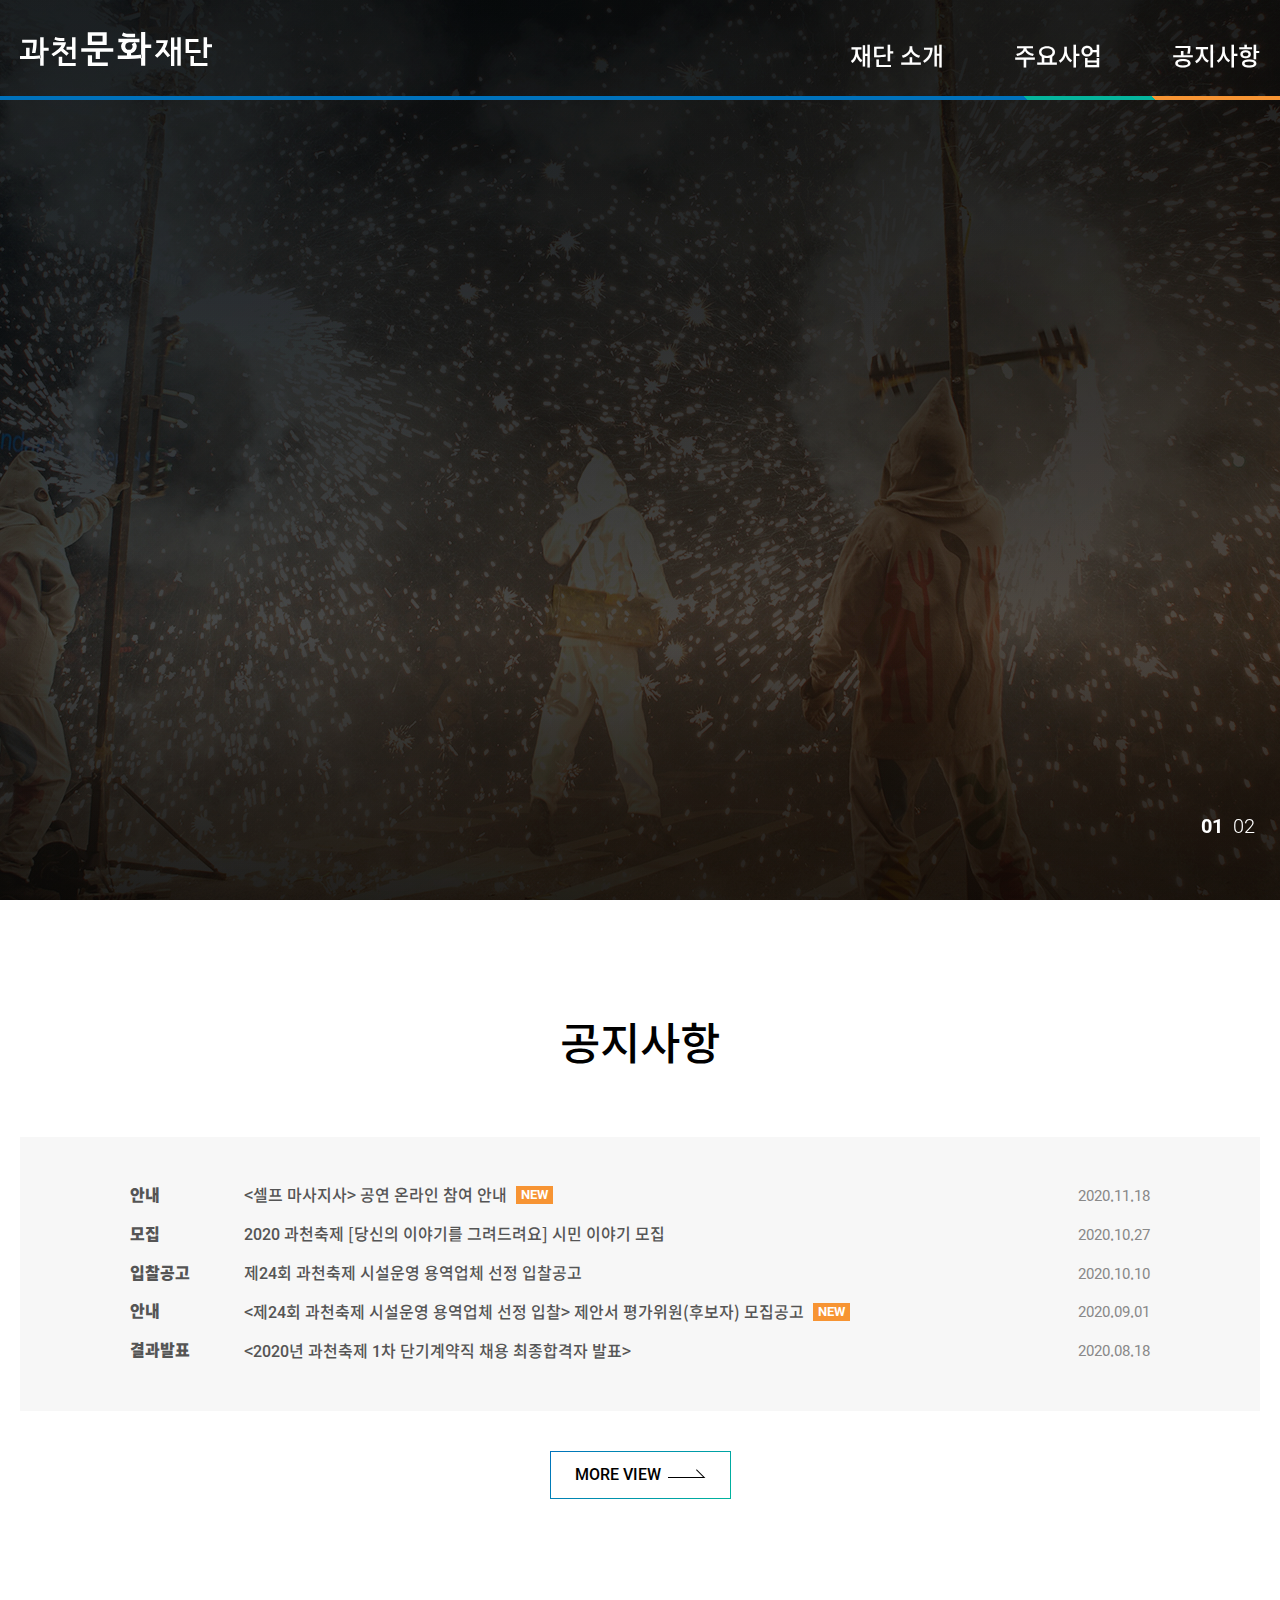
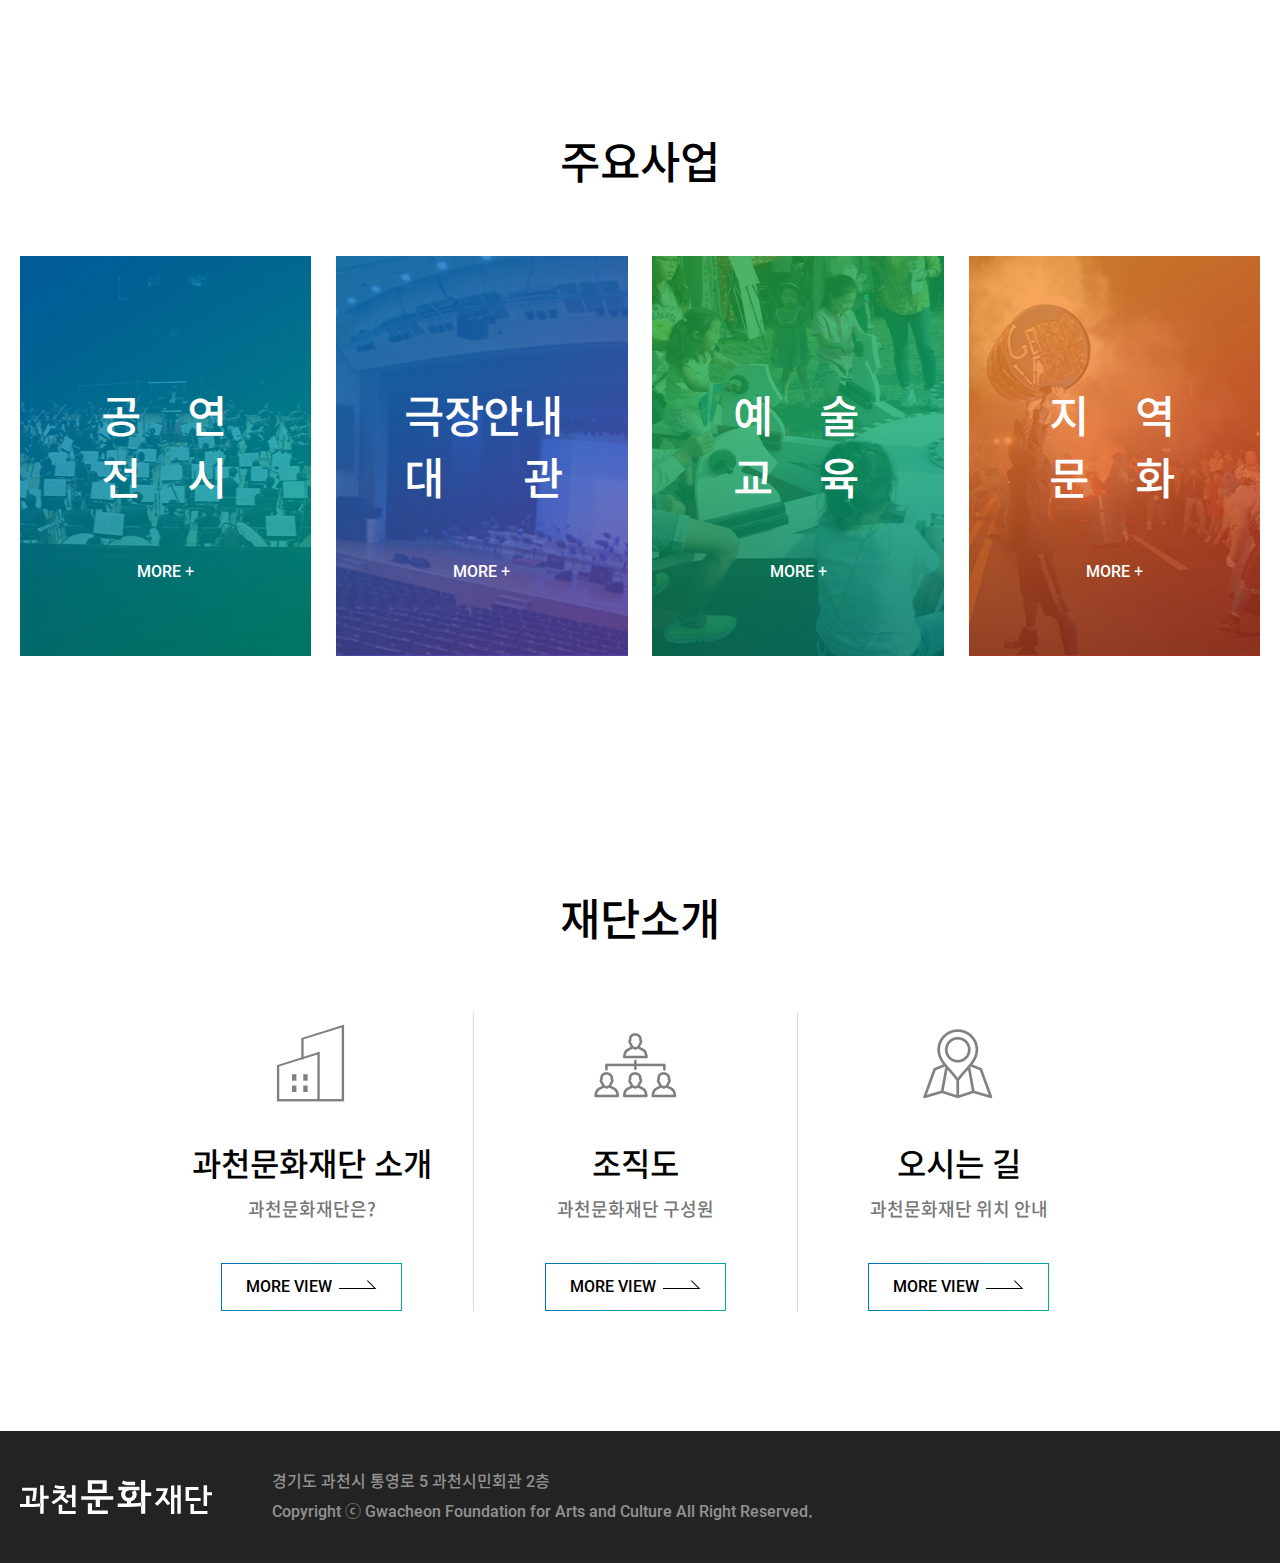
<file: home/main/index.html>
<!DOCTYPE html>
<html lang="ko">
<head>
	<meta charset="UTF-8">
	<meta http-equiv="X-UA-Compatible" content="IE=edge">
	<meta name="viewport" content="width=device-width, initial-scale=1.0, shrink-to-fit=no, user-scalable=no">
	<meta name="apple-mobile-web-app-capable" content="yes">
	<meta name="apple-mobile-web-app-status-bar-style" content="black">
	<meta name="mobile-web-app-capable" content="yes">
	<meta name="format-detection" content="telephone=no">

	<meta name="description" content="과천문화재단 홈페이지">
	<meta name="keywords" content="과천문화재단, 과천, 과천시, 과천문화">

	<title>과천문화재단</title>

	<link rel="stylesheet" href="/gcart/home/resource/css/app.css">

	<script src="/gcart/home/resource/js/lib/jquery-1.12.4.min.js"></script>
	<script src="/gcart/home/resource/js/lib/bluebird.min.js"></script>
	<script src="/gcart/home/resource/js/lib/slick.min.js"></script>
	<script src="/gcart/home/resource/js/common.js"></script>
</head>
<body>
	<main id="wrap">
		<header class="header-area"></header>
		<!-- [Start] Layer Popup  -->
		<div class="layer-wrap" id="modalAD" style="display:none;">
			<div class="layer-inner">
				<div class="ad-img">
					<img src="../resource/img/@temp/@ad.jpg" alt="">
				</div>
				<input type="checkbox" id="chkNoShowToday" onchange="
				">
				<label for="chkNoShowToday" class="lb-check light">오늘 하루 보지않기</label>
				<button type="button" class="layer-btn-close btn-close" onclick="
					$('#modalAD').hide();
					if (document.querySelector('#chkNoShowToday').checked) {
						window.GC.cookieControl.setCookie('todayCookie', 'done', 1);
					}
				"><span class="blind">닫기</span></button>
			</div>
		</div>

		<!-- [Start] main-area -->
		<section class="main-area" id="main">
			<div class="visual-area main">
				<div class="visual-inner">
					<!-- [Start] slider -->
					<div class="slider-area slider-visual">
						<div class="slider-inner">
							<div class="slide" style="background-image:url('/gcart/home/resource/img/visual_main1.jpg');">
								<div class="tit-area">
									<strong class="tit-sub">Culture & Arts</strong>
									<h2 class="tit-d1">날마다 문화<span class="txt-dot">&dot;</span>예술</h2>
									<p class="desc-d1">과천시민의 일상을 문화예술로 채워드립니다.</p>
								</div>
							</div>
							<div class="slide" style="background-image:url('/gcart/home/resource/img/visual_main2.jpg');">
							</div>
						</div>
					</div>
					<div class="slider-pagination type-num"></div>
					<!-- // [End] slider -->

				</div>
			</div>

			<div class="cont-area">
				<div class="cont-grid">
					<div class="tit-area">
						<h3 class="tit-d2">공지사항</h3>
					</div>
					<div class="cont-inner">
						<ul class="bbs-list">
							<li>
								<strong class="td category">안내</strong>
								<span class="td subject">
									<a href="#">&lt;셀프 마사지사&gt; 공연 온라인 참여 안내</a>
									<i class="tag-new">NEW</i> <!-- [D] : 새 글에는 .tag-new 태그 추가 -->
								</span>
								<span class="td date">2020.11.18</span>
							</li>
							<li>
								<strong class="td category">모집</strong>
								<span class="td subject">
									<a href="#">2020 과천축제 [당신의 이야기를 그려드려요] 시민 이야기 모집</a>
								</span>
								<span class="td date">2020.10.27</span>
							</li>
							<li>
								<strong class="td category">입찰공고</strong>
								<span class="td subject">
									<a href="#">제24회 과천축제 시설운영 용역업체 선정 입찰공고</a>
								</span>
								<span class="td date">2020.10.10</span>
							</li>
							<li>
								<strong class="td category">안내</strong>
								<span class="td subject">
									<a href="#">&lt;제24회 과천축제 시설운영 용역업체 선정 입찰&gt; 제안서 평가위원(후보자) 모집공고</a>
									<i class="tag-new">NEW</i>
								</span>
								<span class="td date">2020.09.01</span>
							</li>
							<li>
								<strong class="td category">결과발표</strong>
								<span class="td subject">
									<a href="#">&lt;2020년 과천축제 1차 단기계약직 채용 최종합격자 발표&gt;</a>
								</span>
								<span class="td date">2020.08.18</span>
							</li>
						</ul>
						<div class="btn-area tac">
							<a href="/gcart/home/notice/notice.html" class="btn-base"><span>MORE VIEW<i class="ico-arr"></i></span></a>
						</div>
					</div>
				</div>
			</div>

			<div class="cont-area business">
				<div class="cont-grid">
					<div class="tit-area">
						<h3 class="tit-d2">주요사업</h3>
					</div>
					<div class="cont-inner">
						<div class="link-list">
							<a href="/gcart/home/business/concert.html" class="link-visual">
								<span class="link-img" style="background-image:url('/gcart/home/resource/img/link_concert.jpg');"></span>
								<div>
									<strong class="col2"><i>공</i><i>연</i><i>전</i><i>시</i></strong>
									<span class="txt">MORE +</span>
								</div>
							</a>
							<a href="/gcart/home/business/theater.html" class="link-visual">
								<span class="link-img" style="background-image:url('/gcart/home/resource/img/link_theater.jpg');"></span>
								<div>
									<strong class="col4"><i>극</i><i>장</i><i>안</i><i>내</i><i>대</i><i>관</i></strong>
									<span class="txt">MORE +</span>
								</div>
							</a>
							<a href="/gcart/home/business/education.html" class="link-visual">
								<span class="link-img" style="background-image:url('/gcart/home/resource/img/link_edu.jpg');"></span>
								<div>
									<strong class="col2"><i>예</i><i>술</i><i>교</i><i>육</i></strong>
									<span class="txt">MORE +</span>
								</div>
							</a>
							<a href="/gcart/home/business/culture.html" class="link-visual">
								<span class="link-img" style="background-image:url('/gcart/home/resource/img/link_local.jpg');"></span>
								<div>
									<strong class="col2"><i>지</i><i>역</i><i>문</i><i>화</i></strong>
									<span class="txt">MORE +</span>
								</div>
							</a>
						</div>
					</div>
				</div>
			</div>
				
			<div class="cont-area">
				<div class="cont-grid">
					<div class="tit-area">
						<h3 class="tit-d2">재단소개</h3>
					</div>
					<div class="cont-inner">
						<ul class="intro-list">
							<li class="foundation">
								<strong class="tit">과천문화재단 소개</strong>
								<span class="desc">과천문화재단은?</span>
								<div class="btn-area">
									<a href="/gcart/home/intro/purpose.html" class="btn-base">MORE VIEW<i class="ico-arr"></i></a>
								</div>
							</li>
							<li class="organization">
								<strong class="tit">조직도</strong>
								<span class="desc">과천문화재단 구성원</span>
								<div class="btn-area">
									<a href="/gcart/home/intro/organization.html" class="btn-base">MORE VIEW<i class="ico-arr"></i></a>
								</div>
							</li>
							<li class="map">
								<strong class="tit">오시는 길</strong>
								<span class="desc">과천문화재단 위치 안내</span>
								<div class="btn-area">
									<a href="/gcart/home/intro/map.html" class="btn-base">MORE VIEW<i class="ico-arr"></i></a>
								</div>
							</li>
						</ul>
					</div>
				</div>
			</div>

			<script type="text/javascript">
				;(function ($, win, doc, undefined) {
					$(doc).on('ready.GC', function(){
						GC.mainSlider.init();
						if (!window.GC.cookieControl.isHasCookie()){
							$('#modalAD').show();
						};
					});
				})(jQuery, window, document);
			</script>
		</section>
		<!-- // [End] main-area -->
		<footer class="footer-area"></footer>
	</main>
</body>
</html>
</file>
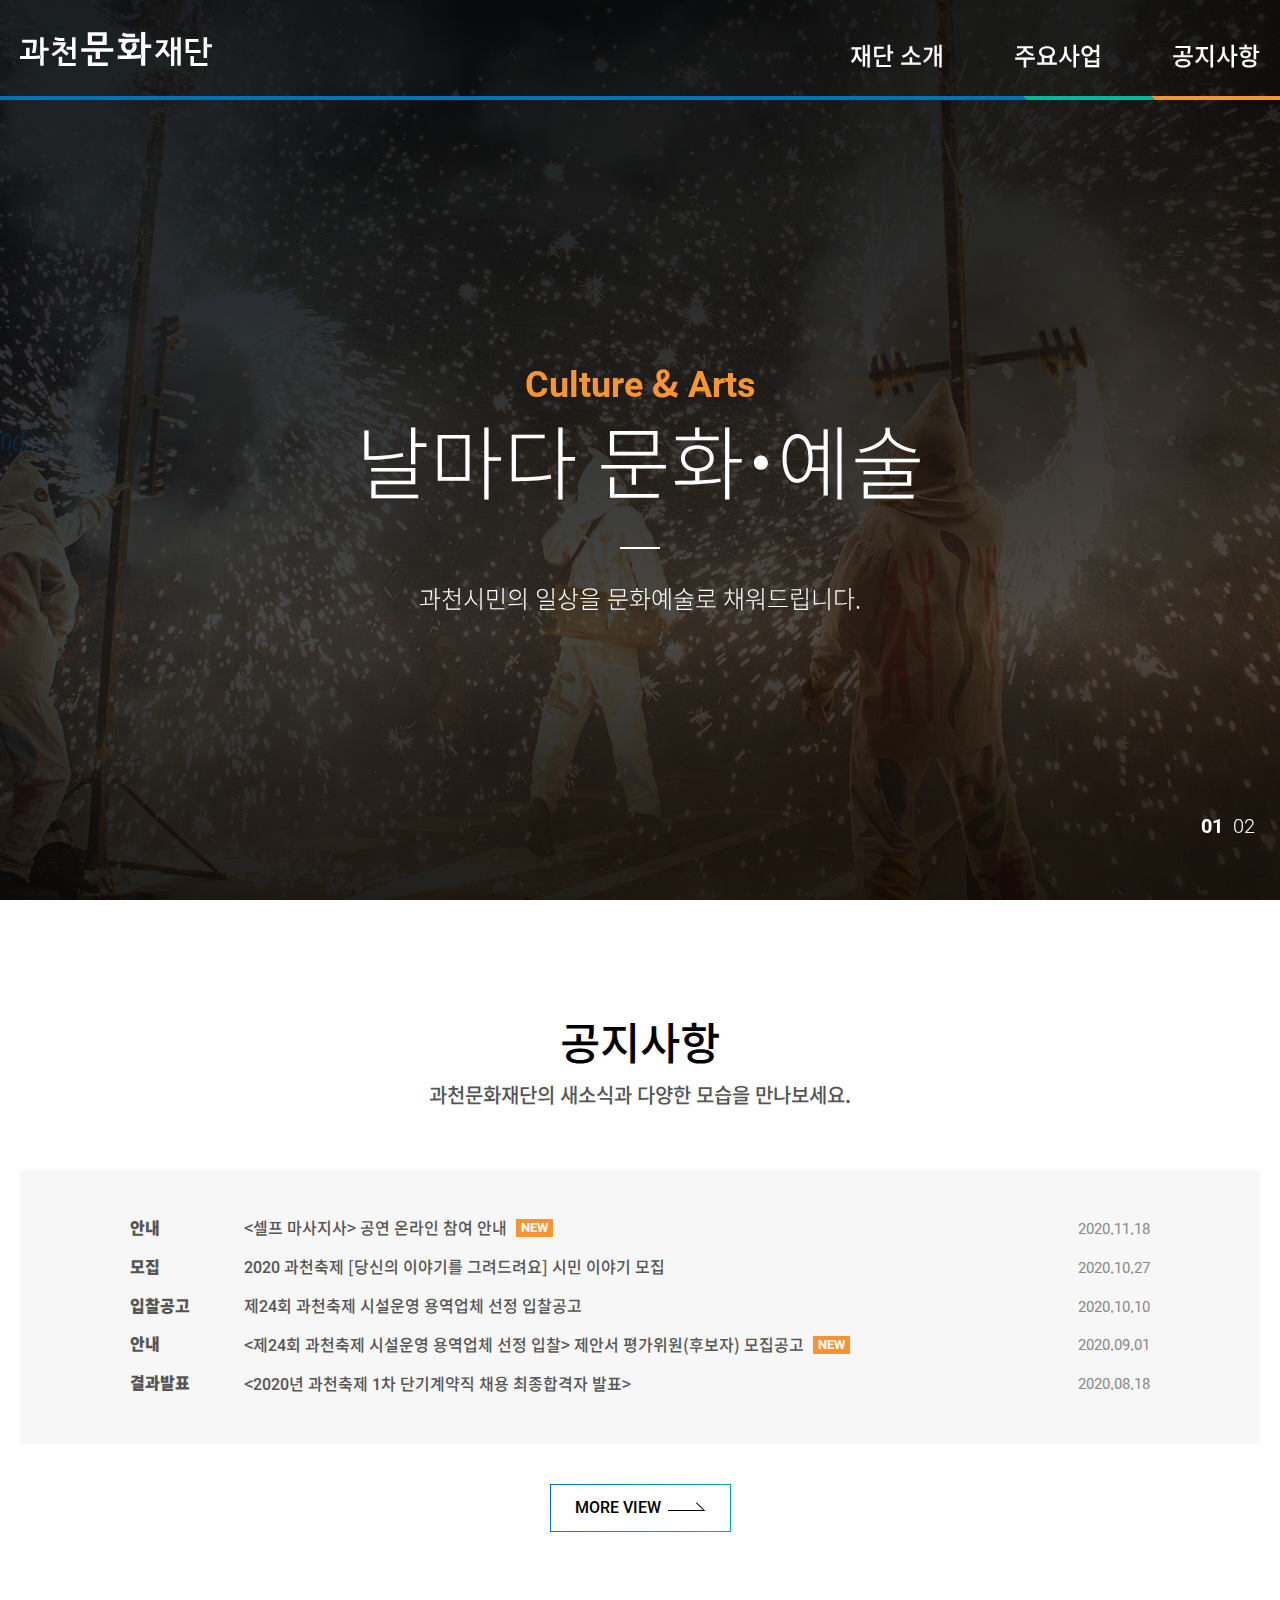
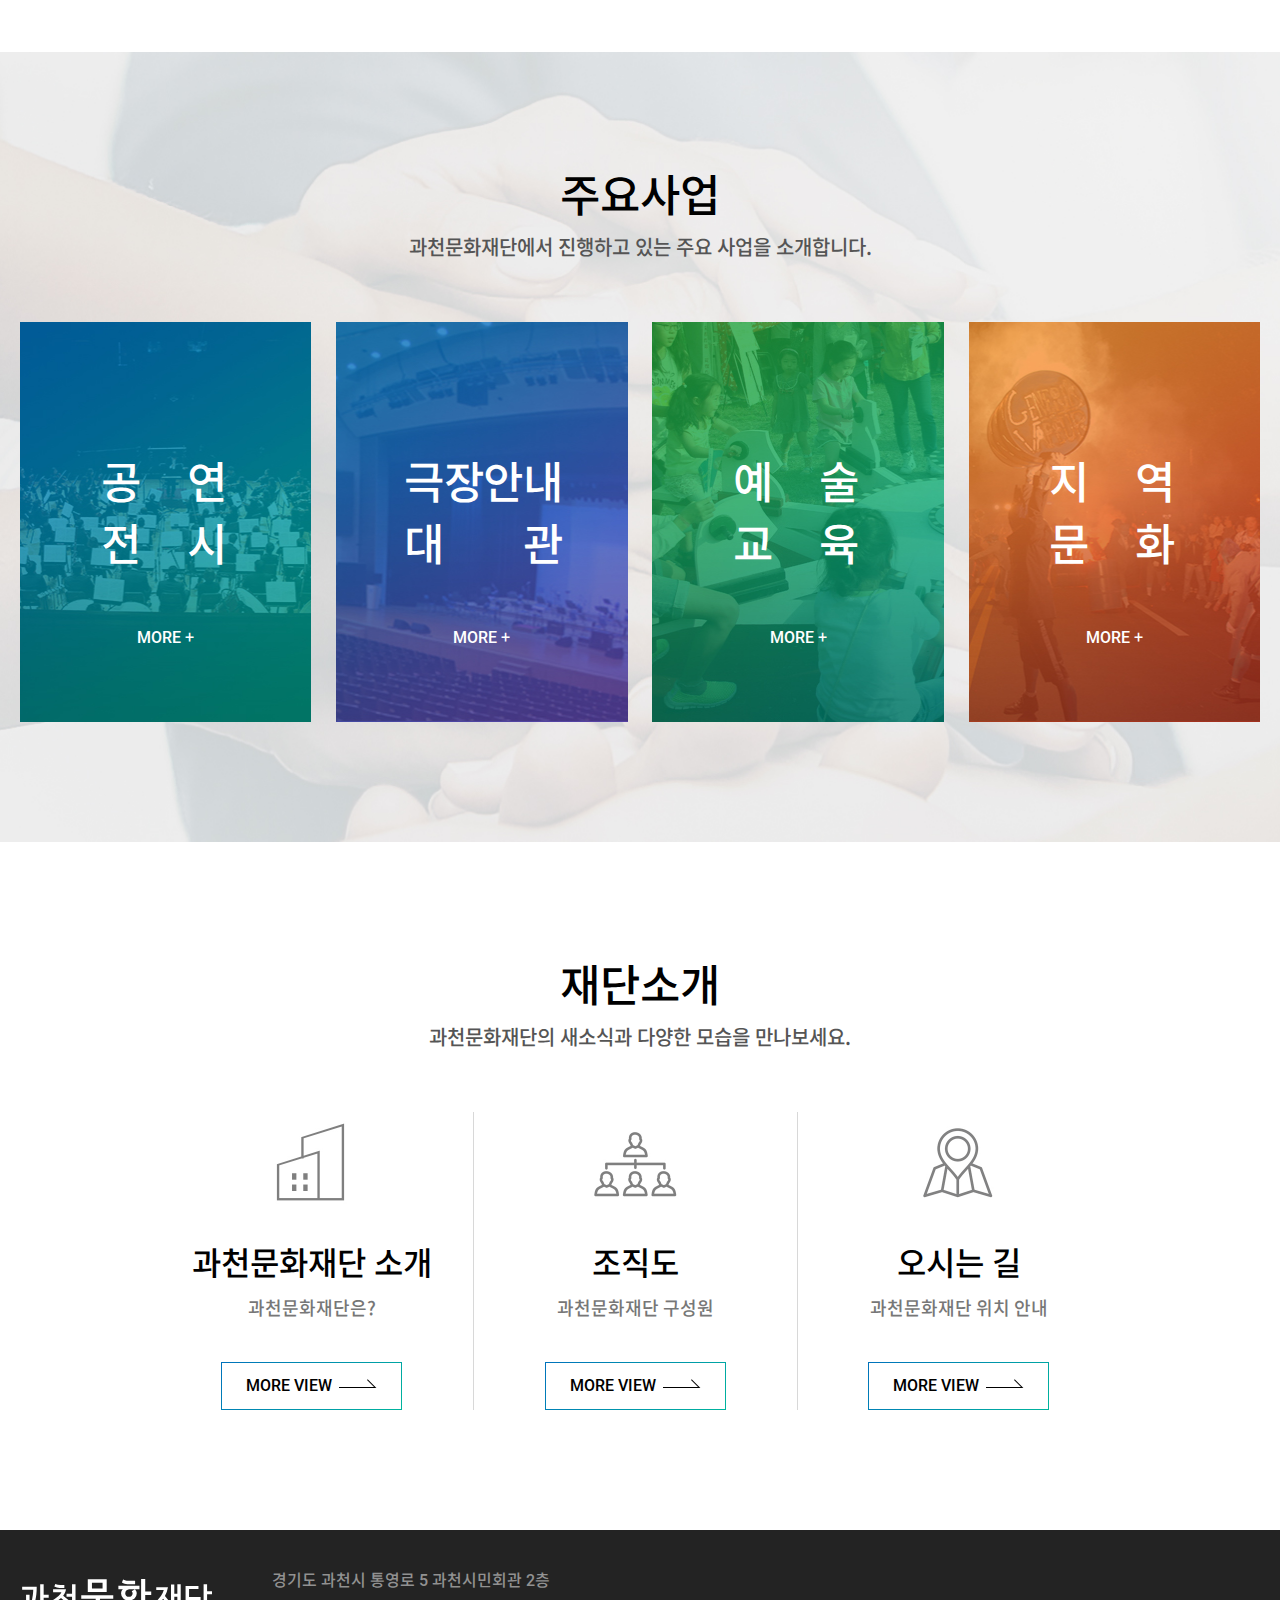
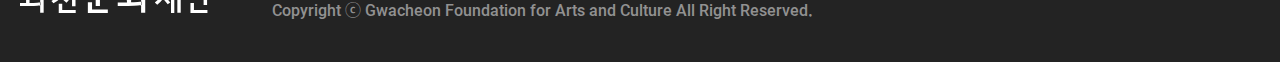
<file: gcart/home/main/index.html>
<!DOCTYPE html>
<html lang="ko">
<head>
	<meta charset="UTF-8">
	<meta http-equiv="X-UA-Compatible" content="IE=edge">
	<meta name="viewport" content="width=device-width, initial-scale=1.0, shrink-to-fit=no, user-scalable=no">
	<meta name="apple-mobile-web-app-capable" content="yes">
	<meta name="apple-mobile-web-app-status-bar-style" content="black">
	<meta name="mobile-web-app-capable" content="yes">
	<meta name="format-detection" content="telephone=no">

	<meta name="description" content="과천문화재단 홈페이지">
	<meta name="keywords" content="과천문화재단, 과천, 과천시, 과천문화">

	<title>과천문화재단</title>

	<link rel="stylesheet" href="/gcart/home/resource/css/app.css">

	<script src="/gcart/home/resource/js/lib/jquery-1.12.4.min.js"></script>
	<script src="/gcart/home/resource/js/lib/bluebird.min.js"></script>
	<script src="/gcart/home/resource/js/lib/slick.min.js"></script>
	<script src="/gcart/home/resource/js/common.js"></script>
</head>
<body>
	<main id="wrap">
		<header class="header-area"></header>
		<!-- [Start] main-area -->
		<section class="main-area">
			<div class="visual-area main">
				<div class="visual-inner">
					<!-- [Start] slider -->
					<div class="slider-area slider-visual">
						<div class="slider-inner">
							<div class="slide" style="background-image:url('/gcart/home/resource/img/visual_main1.jpg');"></div>
							<div class="slide" style="background-image:url('/gcart/home/resource/img/visual_main2.jpg');"></div>
						</div>
					</div>
					<div class="slider-pagination type-num"></div>
					<!-- // [End] slider -->
					<div class="tit-area">
						<strong class="tit-sub">Culture & Arts</strong>
						<h2 class="tit-d1">날마다 문화<span class="txt-dot">&dot;</span>예술</h2>
						<p class="desc-d1">과천시민의 일상을 문화예술로 채워드립니다.</p>
					</div>

				</div>
			</div>

			<div class="cont-area">
				<div class="cont-grid">
					<div class="tit-area">
						<h3 class="tit-d2">공지사항</h3>
						<p class="desc-d2">과천문화재단의 새소식과 다양한 모습을 만나보세요.</p>
					</div>
					<div class="cont-inner">
						<ul class="bbs-list">
							<li>
								<strong class="td category">안내</strong>
								<span class="td subject">
									<a href="#">&lt;셀프 마사지사&gt; 공연 온라인 참여 안내</a>
									<i class="tag-new">NEW</i> <!-- [D] : 새 글에는 .tag-new 태그 추가 -->
								</span>
								<span class="td date">2020.11.18</span>
							</li>
							<li>
								<strong class="td category">모집</strong>
								<span class="td subject">
									<a href="#">2020 과천축제 [당신의 이야기를 그려드려요] 시민 이야기 모집</a>
								</span>
								<span class="td date">2020.10.27</span>
							</li>
							<li>
								<strong class="td category">입찰공고</strong>
								<span class="td subject">
									<a href="#">제24회 과천축제 시설운영 용역업체 선정 입찰공고</a>
								</span>
								<span class="td date">2020.10.10</span>
							</li>
							<li>
								<strong class="td category">안내</strong>
								<span class="td subject">
									<a href="#">&lt;제24회 과천축제 시설운영 용역업체 선정 입찰&gt; 제안서 평가위원(후보자) 모집공고</a>
									<i class="tag-new">NEW</i>
								</span>
								<span class="td date">2020.09.01</span>
							</li>
							<li>
								<strong class="td category">결과발표</strong>
								<span class="td subject">
									<a href="#">&lt;2020년 과천축제 1차 단기계약직 채용 최종합격자 발표&gt;</a>
								</span>
								<span class="td date">2020.08.18</span>
							</li>
						</ul>
						<div class="btn-area tac">
							<a href="#" class="btn-base"><span>MORE VIEW<i class="ico-arr"></i></span></a>
						</div>
					</div>
				</div>
			</div>

			<div class="cont-area bussiness">
				<div class="cont-grid">
					<div class="tit-area">
						<h3 class="tit-d2">주요사업</h3>
						<p class="desc-d2">과천문화재단에서 진행하고 있는 주요 사업을 소개합니다.</p>
					</div>
					<div class="cont-inner">
						<div class="link-list">
							<a href="#" class="link-visual">
								<span class="link-img" style="background-image:url('/gcart/home/resource/img/link_concert.jpg');"></span>
								<div>
									<strong class="col2"><i>공</i><i>연</i><i>전</i><i>시</i></strong>
									<span class="txt">MORE +</span>
								</div>
							</a>
							<a href="#" class="link-visual">
								<span class="link-img" style="background-image:url('/gcart/home/resource/img/link_theater.jpg');"></span>
								<div>
									<strong class="col4"><i>극</i><i>장</i><i>안</i><i>내</i><i>대</i><i>관</i></strong>
									<span class="txt">MORE +</span>
								</div>
							</a>
							<a href="#" class="link-visual">
								<span class="link-img" style="background-image:url('/gcart/home/resource/img/link_edu.jpg');"></span>
								<div>
									<strong class="col2"><i>예</i><i>술</i><i>교</i><i>육</i></strong>
									<span class="txt">MORE +</span>
								</div>
							</a>
							<a href="#" class="link-visual">
								<span class="link-img" style="background-image:url('/gcart/home/resource/img/link_local.jpg');"></span>
								<div>
									<strong class="col2"><i>지</i><i>역</i><i>문</i><i>화</i></strong>
									<span class="txt">MORE +</span>
								</div>
							</a>
						</div>
					</div>
				</div>
			</div>
				
			<div class="cont-area">
				<div class="cont-grid">
					<div class="tit-area">
						<h3 class="tit-d2">재단소개</h3>
						<p class="desc-d2">과천문화재단의 새소식과  다양한 모습을 만나보세요.</p>
					</div>
					<div class="cont-inner">
						<ul class="intro-list">
							<li class="foundation">
								<strong class="tit">과천문화재단 소개</strong>
								<span class="desc">과천문화재단은?</span>
								<div class="btn-area">
									<a href="#" class="btn-base">MORE VIEW<i class="ico-arr"></i></a>
								</div>
							</li>
							<li class="organization">
								<strong class="tit">조직도</strong>
								<span class="desc">과천문화재단 구성원</span>
								<div class="btn-area">
									<a href="#" class="btn-base">MORE VIEW<i class="ico-arr"></i></a>
								</div>
							</li>
							<li class="map">
								<strong class="tit">오시는 길</strong>
								<span class="desc">과천문화재단 위치 안내</span>
								<div class="btn-area">
									<a href="#" class="btn-base">MORE VIEW<i class="ico-arr"></i></a>
								</div>
							</li>
						</ul>
					</div>
				</div>
			</div>

			<script type="text/javascript">
				;(function ($, win, doc, undefined) {
					$(doc).on('ready.GC', function(){
						GC.mainSlider.init();
					});
				})(jQuery, window, document);
			</script>
		</section>
		<!-- // [End] main-area -->
		<footer class="footer-area"></footer>
	</main>
</body>
</html>
</file>
<file: gcart/home/resource/css/app.css>
@charset 'UTF-8';

/* basic */
@import './base.css';
@import './font.css';

/* library */
@import './lib/slick.css';

/* style */
@import './component.css';
@import './component_resp.css';
</file>
